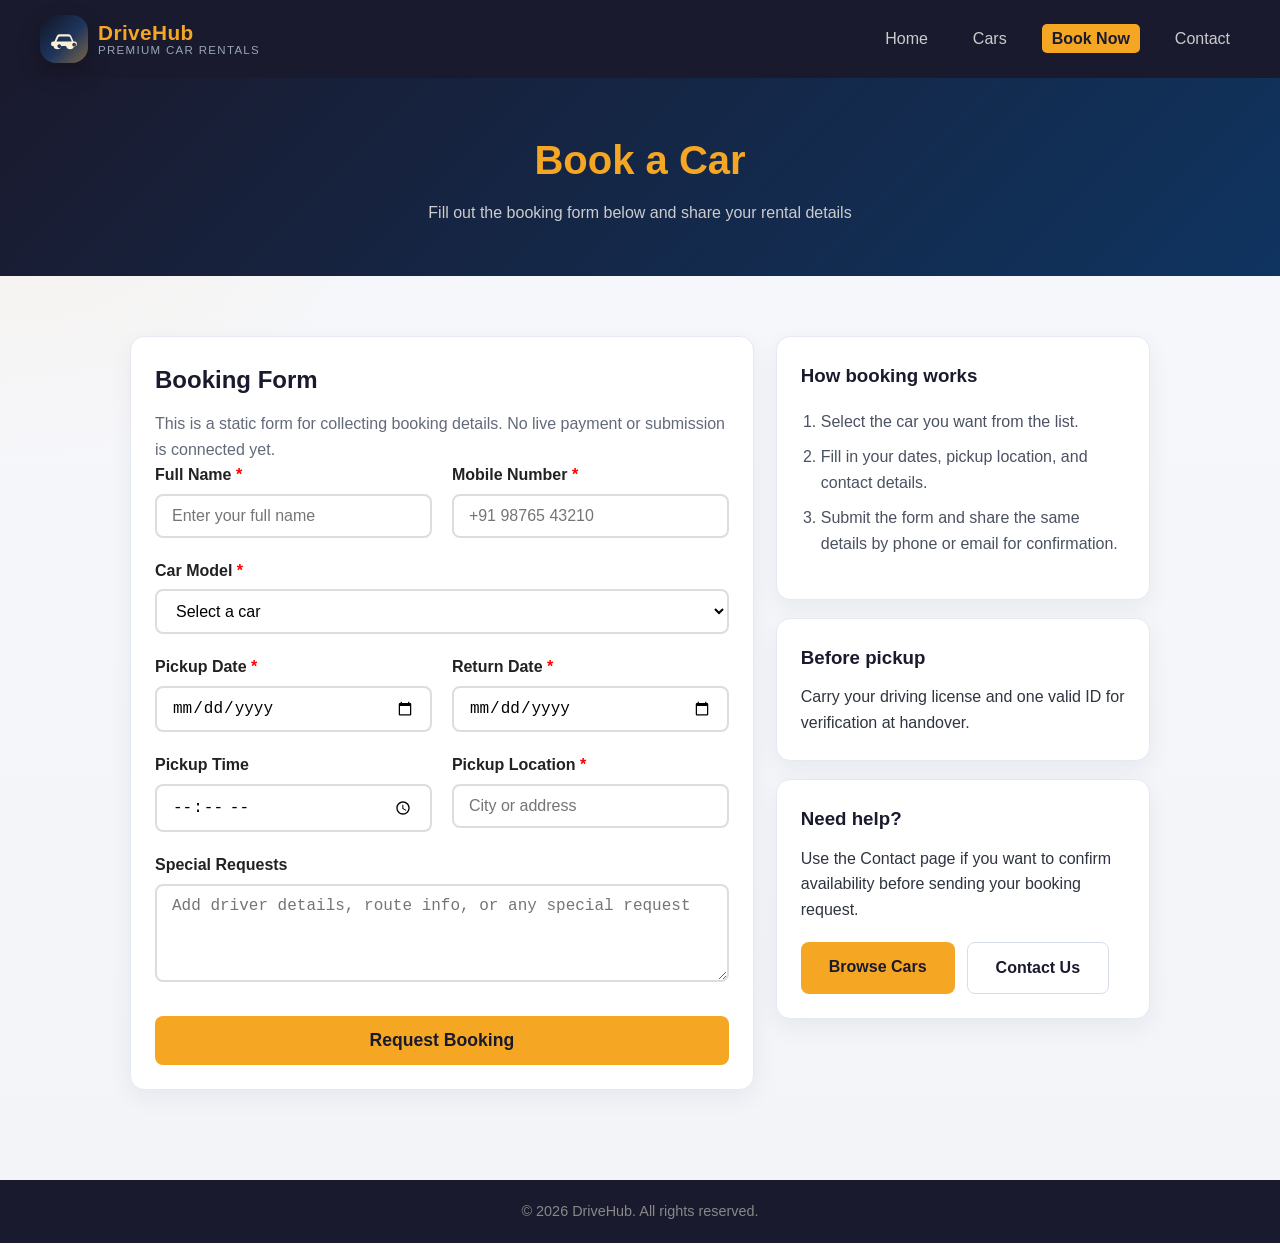
<file: booking.html>
<!DOCTYPE html>
<html lang="en">
<head>
  <meta charset="UTF-8" />
  <meta name="viewport" content="width=device-width, initial-scale=1.0"/>
  <title>DriveHub - Book a Car</title>
  <link rel="stylesheet" href="css/style.css" />
</head>
<body>

  <!-- Navigation -->
  <nav class="navbar">
    <a class="logo" href="index.html" aria-label="DriveHub home">
      <span class="logo-mark" aria-hidden="true">
        <svg viewBox="0 0 64 64" role="presentation" focusable="false" aria-hidden="true">
          <path d="M14 36.5 18.5 26.5C19.5 24.2 21.7 23 24.2 23h15.6c2.5 0 4.7 1.2 5.7 3.5l4.5 10h2.8c1.7 0 3.2 1.4 3.2 3.1v3.4c0 1.2-1 2.2-2.2 2.2h-2.7c-.6 3.6-3.8 6.3-7.6 6.3-3.8 0-7-2.7-7.6-6.3H27.1c-.6 3.6-3.8 6.3-7.6 6.3-3.8 0-7-2.7-7.6-6.3H10c-1.2 0-2.2-1-2.2-2.2v-2.7c0-2 1.6-3.7 3.6-3.7H14Zm7.3-7.4-3.5 7.4h28.9l-3.1-7.4c-.5-1.2-1.7-2-3-2H24.4c-1.3 0-2.5.8-3.1 2Zm-1.8 16.3a3.6 3.6 0 1 0 0-.1ZM47.5 42.6a3.6 3.6 0 1 0 0-.1Z"/>
        </svg>
      </span>
      <span class="logo-text">
        <span class="logo-name">DriveHub</span>
        <span class="logo-tag">Premium car rentals</span>
      </span>
    </a>
    <ul class="nav-links">
      <li><a href="index.html">Home</a></li>
      <li><a href="cars.html">Cars</a></li>
      <li><a href="booking.html" class="active">Book Now</a></li>
      <li><a href="contact.html">Contact</a></li>
    </ul>
  </nav>

  <!-- Page Header -->
  <div class="page-header">
    <h1>Book a Car</h1>
    <p>Fill out the booking form below and share your rental details</p>
  </div>

  <section class="section booking-layout">
    <div class="booking-form-wrap">
      <div class="guide-card">
        <h2>Booking Form</h2>
        <p class="guide-note">This is a static form for collecting booking details. No live payment or submission is connected yet.</p>

        <form class="booking-form" action="#" method="post">
          <div class="form-row">
            <div class="form-group half">
              <label for="customer-name">Full Name <span class="required">*</span></label>
              <input id="customer-name" name="customer-name" type="text" placeholder="Enter your full name" required />
            </div>
            <div class="form-group half">
              <label for="customer-phone">Mobile Number <span class="required">*</span></label>
              <input id="customer-phone" name="customer-phone" type="tel" placeholder="+91 98765 43210" required />
            </div>
          </div>

          <div class="form-group">
            <label for="car-model">Car Model <span class="required">*</span></label>
            <select id="car-model" name="car-model" required>
              <option value="">Select a car</option>
              <option>Mercedes-Benz A-Class</option>
              <option>Toyota Fortuner</option>
              <option>Honda City</option>
              <option>Toyota Innova Crysta</option>
              <option>Tata Nexon EV</option>
              <option>Mahindra XUV700</option>
              <option>Hyundai i20</option>
              <option>Skoda Slavia</option>
            </select>
          </div>

          <div class="form-row">
            <div class="form-group half">
              <label for="pickup-date">Pickup Date <span class="required">*</span></label>
              <input id="pickup-date" name="pickup-date" type="date" required />
            </div>
            <div class="form-group half">
              <label for="return-date">Return Date <span class="required">*</span></label>
              <input id="return-date" name="return-date" type="date" required />
            </div>
          </div>

          <div class="form-row">
            <div class="form-group half">
              <label for="pickup-time">Pickup Time</label>
              <input id="pickup-time" name="pickup-time" type="time" />
            </div>
            <div class="form-group half">
              <label for="pickup-location">Pickup Location <span class="required">*</span></label>
              <input id="pickup-location" name="pickup-location" type="text" placeholder="City or address" required />
            </div>
          </div>

          <div class="form-group">
            <label for="notes">Special Requests</label>
            <textarea id="notes" name="notes" rows="4" placeholder="Add driver details, route info, or any special request"></textarea>
          </div>

          <button type="submit" class="btn full-btn">Request Booking</button>
        </form>
      </div>
    </div>

    <div class="booking-info-stack">
      <div class="booking-card">
        <h3>How booking works</h3>
        <ol class="guide-list">
          <li>Select the car you want from the list.</li>
          <li>Fill in your dates, pickup location, and contact details.</li>
          <li>Submit the form and share the same details by phone or email for confirmation.</li>
        </ol>
      </div>
      <div class="booking-card">
        <h3>Before pickup</h3>
        <p>Carry your driving license and one valid ID for verification at handover.</p>
      </div>
      <div class="booking-card">
        <h3>Need help?</h3>
        <p>Use the Contact page if you want to confirm availability before sending your booking request.</p>
        <div class="booking-shortcuts">
          <a href="cars.html" class="btn">Browse Cars</a>
          <a href="contact.html" class="btn secondary-btn">Contact Us</a>
        </div>
      </div>
    </div>
  </section>

  <!-- Footer -->
  <footer class="footer">
    <p>&copy; 2026 DriveHub. All rights reserved.</p>
  </footer>
</body>
</html>
</file>
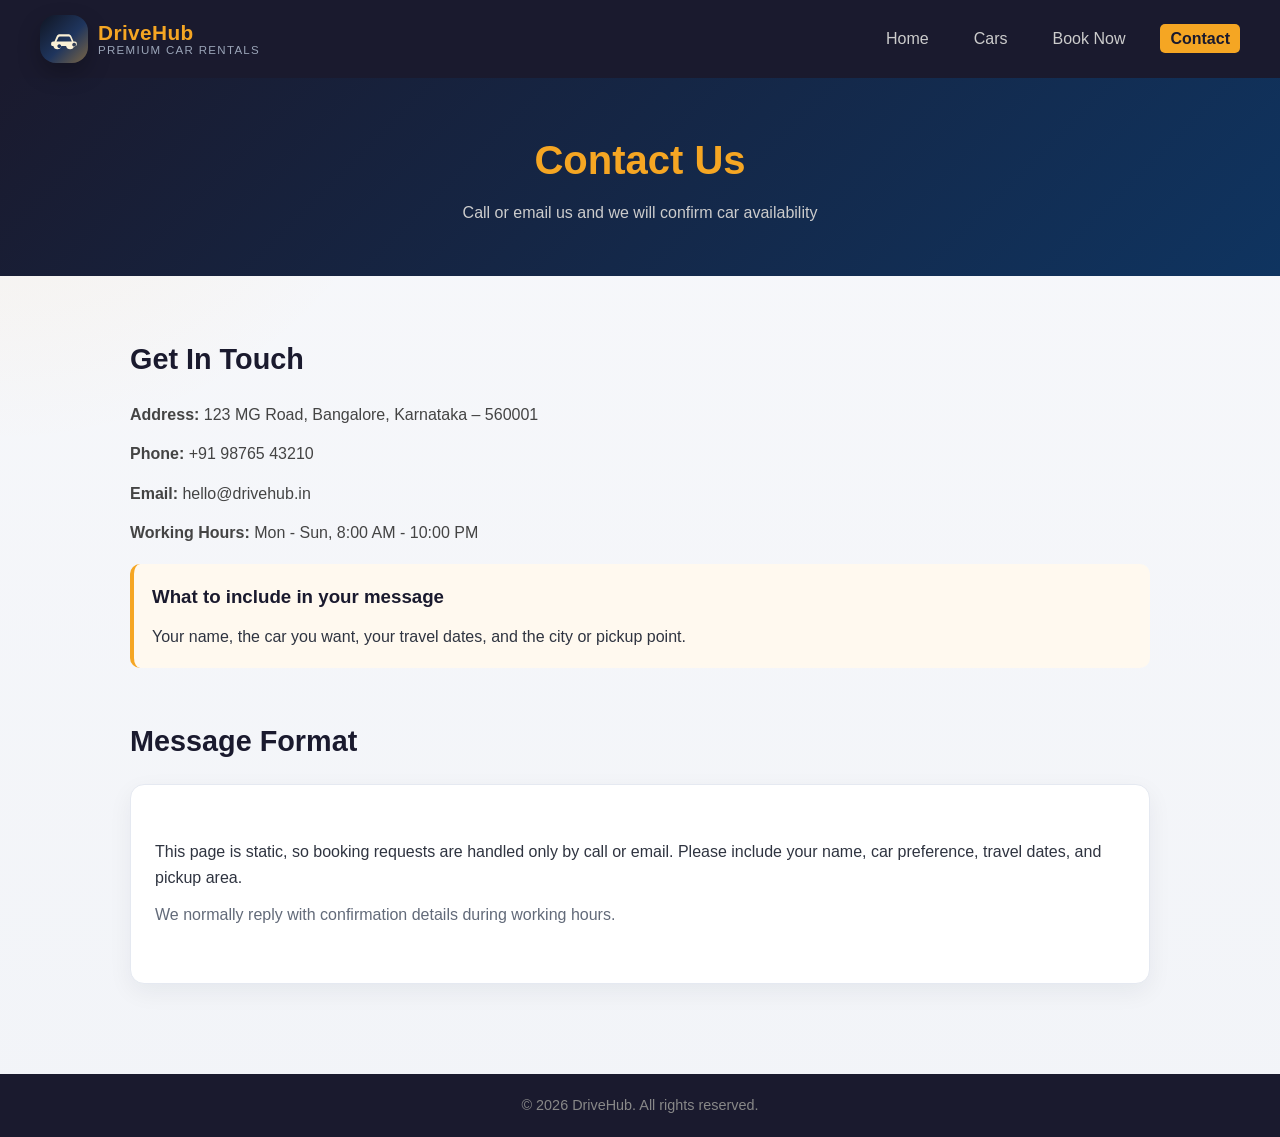
<file: contact.html>
<!DOCTYPE html>
<html lang="en">
<head>
  <meta charset="UTF-8" />
  <meta name="viewport" content="width=device-width, initial-scale=1.0"/>
  <title>DriveHub - Contact Us</title>
  <link rel="stylesheet" href="css/style.css" />
</head>
<body>

  <!-- Navigation -->
  <nav class="navbar">
    <a class="logo" href="index.html" aria-label="DriveHub home">
      <span class="logo-mark" aria-hidden="true">
        <svg viewBox="0 0 64 64" role="presentation" focusable="false" aria-hidden="true">
          <path d="M14 36.5 18.5 26.5C19.5 24.2 21.7 23 24.2 23h15.6c2.5 0 4.7 1.2 5.7 3.5l4.5 10h2.8c1.7 0 3.2 1.4 3.2 3.1v3.4c0 1.2-1 2.2-2.2 2.2h-2.7c-.6 3.6-3.8 6.3-7.6 6.3-3.8 0-7-2.7-7.6-6.3H27.1c-.6 3.6-3.8 6.3-7.6 6.3-3.8 0-7-2.7-7.6-6.3H10c-1.2 0-2.2-1-2.2-2.2v-2.7c0-2 1.6-3.7 3.6-3.7H14Zm7.3-7.4-3.5 7.4h28.9l-3.1-7.4c-.5-1.2-1.7-2-3-2H24.4c-1.3 0-2.5.8-3.1 2Zm-1.8 16.3a3.6 3.6 0 1 0 0-.1ZM47.5 42.6a3.6 3.6 0 1 0 0-.1Z"/>
        </svg>
      </span>
      <span class="logo-text">
        <span class="logo-name">DriveHub</span>
        <span class="logo-tag">Premium car rentals</span>
      </span>
    </a>
    <ul class="nav-links">
      <li><a href="index.html">Home</a></li>
      <li><a href="cars.html">Cars</a></li>
      <li><a href="booking.html">Book Now</a></li>
      <li><a href="contact.html" class="active">Contact</a></li>
    </ul>
  </nav>

  <!-- Page Header -->
  <div class="page-header">
    <h1>Contact Us</h1>
    <p>Call or email us and we will confirm car availability</p>
  </div>

  <section class="section contact-section">

    <div class="contact-info">
      <h2>Get In Touch</h2>
      <div class="info-box">
        <p><strong>Address:</strong> 123 MG Road, Bangalore, Karnataka – 560001</p>
        <p><strong>Phone:</strong> +91 98765 43210</p>
        <p><strong>Email:</strong> hello@drivehub.in</p>
        <p><strong>Working Hours:</strong> Mon - Sun, 8:00 AM - 10:00 PM</p>
      </div>

      <div class="contact-note">
        <h3>What to include in your message</h3>
        <p>Your name, the car you want, your travel dates, and the city or pickup point.</p>
      </div>
    </div>

    <div class="contact-form-wrap">
      <h2>Message Format</h2>
      <div class="message-card">
        <p>
          This page is static, so booking requests are handled only by call or email.
          Please include your name, car preference, travel dates, and pickup area.
        </p>
        <p class="message-hint">
          We normally reply with confirmation details during working hours.
        </p>
      </div>
    </div>

  </section>

  <!-- Footer -->
  <footer class="footer">
    <p>&copy; 2026 DriveHub. All rights reserved.</p>
  </footer>
</body>
</html>
</file>
<file: css/style.css>
/* ============================
  DriveHub - Main Stylesheet
  ============================ */

/* Reset & Base */
* {
  margin: 0;
  padding: 0;
  box-sizing: border-box;
}

body {
  font-family: 'Segoe UI', Tahoma, Geneva, Verdana, sans-serif;
  background:
    radial-gradient(circle at top left, rgba(245, 166, 35, 0.10), transparent 26%),
    linear-gradient(180deg, #f7f8fb 0%, #f2f4f8 100%);
  color: #2f3440;
  line-height: 1.6;
}

a {
  text-decoration: none;
  color: inherit;
}

/* ============================
   Navigation Bar
   ============================ */
.navbar {
  display: flex;
  justify-content: space-between;
  align-items: center;
  background-color: #1a1a2e;
  padding: 15px 40px;
  position: sticky;
  top: 0;
  z-index: 100;
}

.logo {
  color: #f5a623;
  letter-spacing: 0.4px;
  display: flex;
  align-items: center;
  gap: 10px;
  transition: transform 0.25s ease, opacity 0.25s ease;
}

.logo:hover {
  transform: translateY(-1px);
  opacity: 0.96;
}

.logo-mark {
  width: 48px;
  height: 48px;
  border-radius: 16px;
  display: inline-flex;
  align-items: center;
  justify-content: center;
  background: linear-gradient(135deg, #101522 0%, #1f355d 55%, #f5a623 160%);
  box-shadow: 0 10px 22px rgba(0, 0, 0, 0.25);
  overflow: hidden;
  flex-shrink: 0;
  transition: transform 0.25s ease, box-shadow 0.25s ease;
}

.logo-mark svg {
  width: 34px;
  height: 34px;
  fill: #fff4d9;
  opacity: 0.98;
}

.logo-text {
  display: flex;
  flex-direction: column;
  line-height: 1.05;
}

.logo-name {
  font-size: 1.3rem;
  font-weight: 800;
  color: #f5a623;
}

.logo-tag {
  font-size: 0.72rem;
  color: #9aa4b7;
  text-transform: uppercase;
  letter-spacing: 1.3px;
}

.logo:hover .logo-mark {
  transform: rotate(-2deg) scale(1.03);
}

.logo:hover .logo-name {
  color: #ffd07a;
}

.nav-links {
  list-style: none;
  display: flex;
  gap: 25px;
}

.nav-links li a {
  color: #ccc;
  font-size: 1rem;
  padding: 6px 10px;
  border-radius: 5px;
  transition: all 0.3s ease;
}

.nav-links li a:hover {
  transform: translateY(-1px);
}

.nav-links li a:hover,
.nav-links li a.active {
  background-color: #f5a623;
  color: #1a1a2e;
  font-weight: 600;
}

/* ============================
   Hero Section
   ============================ */
.hero {
  background:
    linear-gradient(135deg, rgba(26, 26, 46, 0.96), rgba(15, 52, 96, 0.93)),
    url('https://images.unsplash.com/photo-1494976388531-d1058494cdd8?auto=format&fit=crop&w=1600&q=80') center/cover;
  color: white;
  text-align: center;
  padding: 100px 20px;
}

.eyebrow {
  color: #ffd89b;
  text-transform: uppercase;
  letter-spacing: 2px;
  font-size: 0.8rem;
  margin-bottom: 12px;
}

.hero-content h1 {
  font-size: 3rem;
  margin-bottom: 15px;
  color: #f5a623;
}

.hero-content p {
  font-size: 1.2rem;
  margin-bottom: 30px;
  color: #ccc;
}

/* ============================
   Buttons
   ============================ */
.btn {
  display: inline-block;
  background-color: #f5a623;
  color: #1a1a2e;
  padding: 12px 28px;
  border-radius: 8px;
  font-size: 1rem;
  font-weight: 600;
  border: none;
  cursor: pointer;
  transition: background 0.3s ease, transform 0.2s ease;
}

.btn:hover {
  background-color: #d4891a;
  transform: translateY(-2px);
}

.btn.small {
  padding: 7px 16px;
  font-size: 0.85rem;
}

.btn.full-btn {
  width: 100%;
  padding: 14px;
  font-size: 1.1rem;
  text-align: center;
  margin-top: 10px;
}

.btn.disabled {
  background-color: #aaa;
  cursor: not-allowed;
}

/* ============================
   Section
   ============================ */
.section {
  padding: 60px 40px;
  max-width: 1200px;
  margin: 0 auto;
}

.section-title {
  text-align: center;
  font-size: 2rem;
  margin-bottom: 40px;
  color: #1a1a2e;
  position: relative;
}

.section-note {
  text-align: center;
  color: #606776;
  max-width: 620px;
  margin: -28px auto 28px;
}

.section-title::after {
  content: '';
  display: block;
  width: 60px;
  height: 4px;
  background: #f5a623;
  margin: 10px auto 0;
  border-radius: 2px;
}

/* ============================
   Cards (Home Page)
   ============================ */
.card-grid {
  display: grid;
  grid-template-columns: repeat(auto-fit, minmax(220px, 1fr));
  gap: 25px;
}

.card {
  background: white;
  border-radius: 12px;
  padding: 14px 14px 20px;
  text-align: center;
  box-shadow: 0 4px 15px rgba(0,0,0,0.08);
  transition: transform 0.3s ease, box-shadow 0.3s ease;
}

.card:hover {
  transform: translateY(-6px);
  box-shadow: 0 8px 25px rgba(0,0,0,0.15);
}

.car-photo {
  width: 100%;
  height: 120px;
  margin-bottom: 12px;
  border-radius: 10px;
  overflow: hidden;
}

.car-photo img {
  width: 100%;
  height: 100%;
  object-fit: cover;
  display: block;
}

.card h3 {
  font-size: 1.2rem;
  margin-bottom: 8px;
  color: #1a1a2e;
}

.car-name {
  font-family: 'Segoe UI', Tahoma, Geneva, Verdana, sans-serif;
  font-weight: 700;
  letter-spacing: 0.2px;
}

.card p {
  color: #666;
  margin-bottom: 5px;
  font-size: 0.95rem;
}

.price {
  color: #f5a623;
  font-weight: 700;
  font-size: 1.1rem !important;
  margin: 10px 0 !important;
}

/* ============================
   About Section
   ============================ */
.about-section {
  background-color: #1a1a2e;
  color: white;
  text-align: center;
  padding: 60px 40px;
}

.about-section h2 {
  font-size: 2rem;
  color: #f5a623;
  margin-bottom: 15px;
}

.about-section p {
  max-width: 700px;
  margin: 0 auto 30px;
  color: #ccc;
  line-height: 1.7;
  font-size: 1rem;
}

.features {
  display: flex;
  justify-content: center;
  flex-wrap: wrap;
  gap: 15px;
  margin-top: 20px;
}

.feature-box {
  background-color: #16213e;
  border: 1px solid rgba(245, 166, 35, 0.55);
  color: #ffe2b1;
  padding: 12px 22px;
  border-radius: 8px;
  font-weight: 600;
  font-size: 0.95rem;
}

.secondary-btn {
  background-color: #ffffff;
  color: #1a1a2e;
  border: 1px solid #d8dee9;
}

.secondary-btn:hover {
  background-color: #f3f5f9;
}

/* ============================
   Page Header
   ============================ */
.page-header {
  background: linear-gradient(135deg, #1a1a2e, #0f3460);
  color: white;
  text-align: center;
  padding: 50px 20px;
}

.page-header h1 {
  font-size: 2.5rem;
  color: #f5a623;
  margin-bottom: 8px;
}

.page-header p {
  color: #ccc;
  font-size: 1rem;
}

/* ============================
   Cars Table
   ============================ */
.car-table {
  width: 100%;
  border-collapse: collapse;
  background: white;
  border-radius: 12px;
  overflow: hidden;
  box-shadow: 0 4px 15px rgba(0,0,0,0.08);
}

.car-table thead {
  background-color: #1a1a2e;
  color: #f5a623;
}

.car-table th,
.car-table td {
  padding: 14px 18px;
  text-align: center;
  font-size: 0.95rem;
  border-bottom: 1px solid #eee;
}

.car-table tbody tr:hover {
  background-color: #f9f3e8;
}

.table-car-img {
  width: 72px;
  height: 46px;
  object-fit: cover;
  border-radius: 8px;
  display: block;
  margin: 0 auto;
}

/* ============================
   Home Extra Sections
   ============================ */
.perks-section {
  padding-top: 10px;
}

.perk-grid {
  display: grid;
  grid-template-columns: repeat(auto-fit, minmax(220px, 1fr));
  gap: 18px;
}

.perk-card {
  background: #fff;
  border: 1px solid #e8ecf2;
  border-radius: 12px;
  padding: 18px;
  box-shadow: 0 4px 12px rgba(0, 0, 0, 0.06);
}

.perk-card h3 {
  color: #1a1a2e;
  font-size: 1.05rem;
  margin-bottom: 8px;
}

.perk-card p {
  color: #5f6673;
  line-height: 1.5;
}

.recommendation-section {
  padding-top: 0;
}

.recommend-grid {
  display: grid;
  grid-template-columns: repeat(auto-fit, minmax(240px, 1fr));
  gap: 18px;
}

.recommend-card {
  background: linear-gradient(160deg, #1a1a2e 0%, #122847 100%);
  color: #fff;
  border-radius: 14px;
  padding: 20px;
  box-shadow: 0 8px 20px rgba(8, 16, 33, 0.2);
}

.recommend-card h3 {
  color: #f5a623;
  margin-bottom: 8px;
  font-size: 1.1rem;
}

.recommend-card p {
  color: #d6dbe4;
  margin-bottom: 14px;
  line-height: 1.5;
}

.badge {
  padding: 5px 12px;
  border-radius: 20px;
  font-size: 0.8rem;
  font-weight: 600;
}

.badge.available {
  background-color: #d4edda;
  color: #155724;
}

.badge.booked {
  background-color: #f8d7da;
  color: #721c24;
}

/* ============================
   Forms
   ============================ */
.form-section {
  max-width: 700px;
}

.booking-guide {
  max-width: 900px;
}

.guide-card,
.booking-card,
.note-panel,
.message-card {
  background: #fff;
  border: 1px solid #e5e9f1;
  border-radius: 14px;
  padding: 24px;
  box-shadow: 0 8px 24px rgba(18, 30, 56, 0.06);
}

.guide-card h2,
.booking-card h3,
.note-panel h2,
.contact-note h3 {
  color: #1a1a2e;
  margin-bottom: 12px;
}

.guide-list {
  padding-left: 20px;
  margin: 18px 0;
  color: #4a5160;
}

.guide-list li {
  margin-bottom: 10px;
}

.guide-note,
.message-hint {
  color: #626a79;
  margin-top: 12px;
}

.booking-shortcuts {
  display: flex;
  gap: 12px;
  flex-wrap: wrap;
  margin-top: 20px;
}

.booking-grid {
  max-width: 900px;
  display: grid;
  grid-template-columns: repeat(auto-fit, minmax(240px, 1fr));
  gap: 18px;
  padding-top: 0;
}

.booking-layout {
  max-width: 1100px;
  display: grid;
  grid-template-columns: minmax(0, 1.5fr) minmax(280px, 0.9fr);
  gap: 22px;
  align-items: start;
}

.booking-form-wrap {
  min-width: 0;
}

.booking-info-stack {
  display: grid;
  gap: 18px;
}

.booking-form .form-group:last-child {
  margin-bottom: 0;
}

.booking-form .full-btn {
  margin-top: 6px;
}

.small-note-section {
  padding-top: 0;
}

.contact-note {
  margin-top: 18px;
  padding: 18px;
  border-left: 4px solid #f5a623;
  background: #fff9ef;
  border-radius: 10px;
}

.message-card {
  min-height: 200px;
  display: flex;
  flex-direction: column;
  justify-content: center;
}

.form-group {
  margin-bottom: 20px;
}

.form-group label {
  display: block;
  font-weight: 600;
  margin-bottom: 6px;
  color: #222;
}

.required {
  color: red;
}

.form-group input,
.form-group select,
.form-group textarea {
  width: 100%;
  padding: 11px 15px;
  border: 2px solid #ddd;
  border-radius: 8px;
  font-size: 1rem;
  transition: border 0.3s ease;
  background-color: #fff;
}

.form-group input:focus,
.form-group select:focus,
.form-group textarea:focus {
  outline: none;
  border-color: #f5a623;
}

.form-row {
  display: flex;
  gap: 20px;
}

.form-group.half {
  flex: 1;
}

.error-msg {
  color: red;
  font-size: 0.82rem;
  margin-top: 4px;
  display: block;
}

/* ============================
   Contact Page
   ============================ */
.contact-section {
  display: flex;
  gap: 50px;
  flex-wrap: wrap;
  align-items: flex-start;
  max-width: 1100px;
}

.contact-info {
  flex: 1;
  min-width: 260px;
}

.contact-info h2 {
  font-size: 1.8rem;
  color: #1a1a2e;
  margin-bottom: 20px;
}

.info-box p {
  margin-bottom: 14px;
  font-size: 1rem;
  line-height: 1.6;
  color: #444;
}

.contact-form-wrap h2 {
  font-size: 1.8rem;
  color: #1a1a2e;
  margin-bottom: 20px;
}

/* ============================
   Footer
   ============================ */
.footer {
  background-color: #1a1a2e;
  color: #888;
  text-align: center;
  padding: 20px;
  font-size: 0.9rem;
  margin-top: 30px;
}

/* ============================
   Responsive
   ============================ */
@media (max-width: 768px) {
  .navbar {
    flex-direction: column;
    gap: 12px;
    padding: 15px 20px;
  }

  .nav-links {
    flex-wrap: wrap;
    justify-content: center;
    gap: 10px;
  }

  .hero-content h1 {
    font-size: 2rem;
  }

  .form-row {
    flex-direction: column;
  }

  .contact-section {
    flex-direction: column;
  }

  .booking-layout {
    grid-template-columns: 1fr;
  }

  .section {
    padding: 40px 20px;
  }
}
</file>
